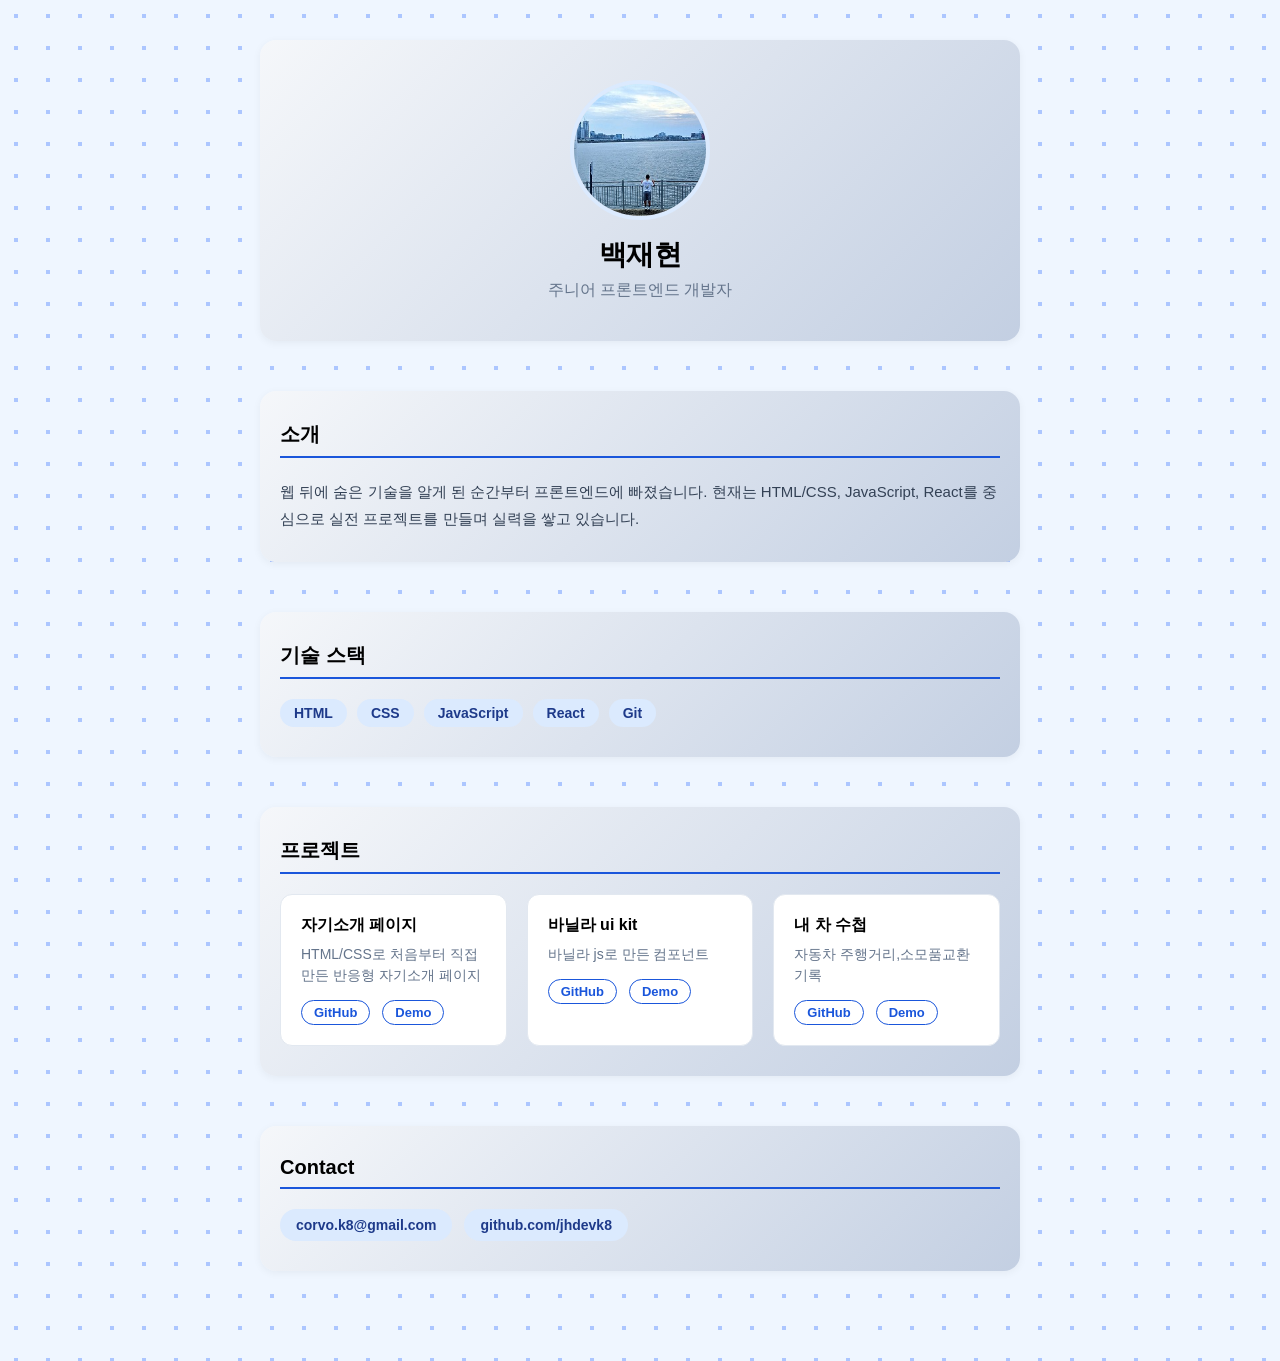
<file: index.html>
<!DOCTYPE html>
<html lang="ko">
<head>
  <meta charset="UTF-8">
  <meta http-equiv="refresh" content="0; url=dev/resume.html">
  <title>백재현 포트폴리오</title>
</head>
<body>
  <a href="dev/resume.html">포트폴리오로 이동</a>
</body>
</html>
</file>
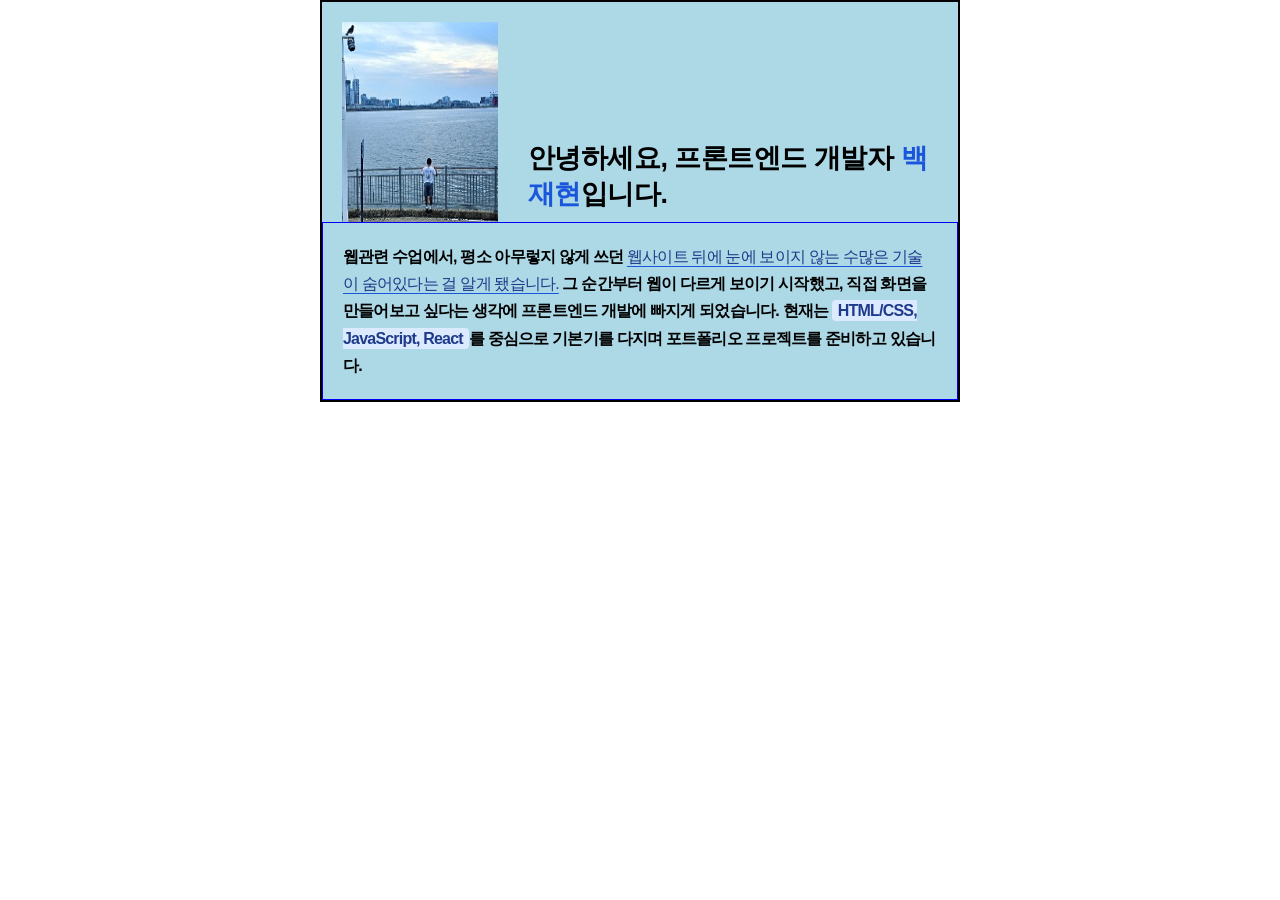
<file: 자기소개.html>
<!DOCTYPE html>
<html lang="en">

<head>
  <meta charset="UTF-8">
  <meta name="viewport" content="width=device-width, initial-scale=1.0">
  <title>Document</title>
</head>

<body>
  <style>
    /* 1. 리셋 */
    * {
      box-sizing: border-box;
      margin: 0;
      padding: 0;
    }

    /* 2. 태그 기본값 */
    body {
      font-family: "Malgun Gothic", "Apple SD Gothic Neo", sans-serif;
    }

    h1 {
      margin: 0;
      padding: 10px;
      letter-spacing: -0.5px;
      font-size: 27px;
      font-weight: 700;
    }

    img {
      width: 100%;
      height: 100%;
    }

    b {
      background-color: #dbeafe;
      color: #1e3a8a;
      padding: 2px 6px;
      border-radius: 4px;
      font-weight: 600;
    }

    /* 3. 레이아웃 컨테이너 */
    #intro {
      display: flex;
      flex-direction: column;
      border: 2px solid black;
      width: 50%;
      min-height: 400px;
      margin: 0 auto;
      background-color: lightblue;
    }

    .info_top {
      display: flex;
      flex-direction: row;
      align-items: flex-end;
      gap: 20px;
    }

    .info_pic {
      width: 200px;
      height: 200px;
      margin-left: 20px;
      margin-top: 20px;
    }

    /* 4. 컴포넌트: 소개글 박스 */
    .info_p {
      line-height: 1.7;
      border: 1px solid blue;
    }

    .info_p p {
      padding: 20px;
      font-size: 16px;
      font-weight: 600;
      letter-spacing: -0.8px;
    }

    /* 5. 텍스트 강조 */
    .top_span {
      color: #1a56db;
      text-decoration: none;
    }

    .p_span {
      font-weight: 500;
      text-decoration: underline;
      text-decoration-color: #1a56db;
      text-underline-offset: 4px;
      color: #1e3a8a;
    }
  </style>
  <div id="intro">



    <div class="info_top">
      <div class="info_pic">
        <img src="/pic.jpg" alt="프로필 사진">
      </div>

      <h1>안녕하세요, 프론트엔드 개발자 <span class="top_span">백재현</span>입니다.</h1>

    </div>


    <div class="info_p">
      <p>웹관련 수업에서, 평소 아무렇지 않게 쓰던
        <span class="p_span">웹사이트 뒤에 눈에 보이지 않는 수많은 기술이 숨어있다는 걸 알게 됐습니다.</span>

        그 순간부터 웹이 다르게 보이기 시작했고,
        직접 화면을 만들어보고 싶다는 생각에 프론트엔드 개발에 빠지게 되었습니다.

        현재는 <b>HTML/CSS, JavaScript, React</b>를 중심으로 기본기를 다지며
        포트폴리오 프로젝트를 준비하고 있습니다.</p>
    </div>
  </div>
</body>

</html>
</file>
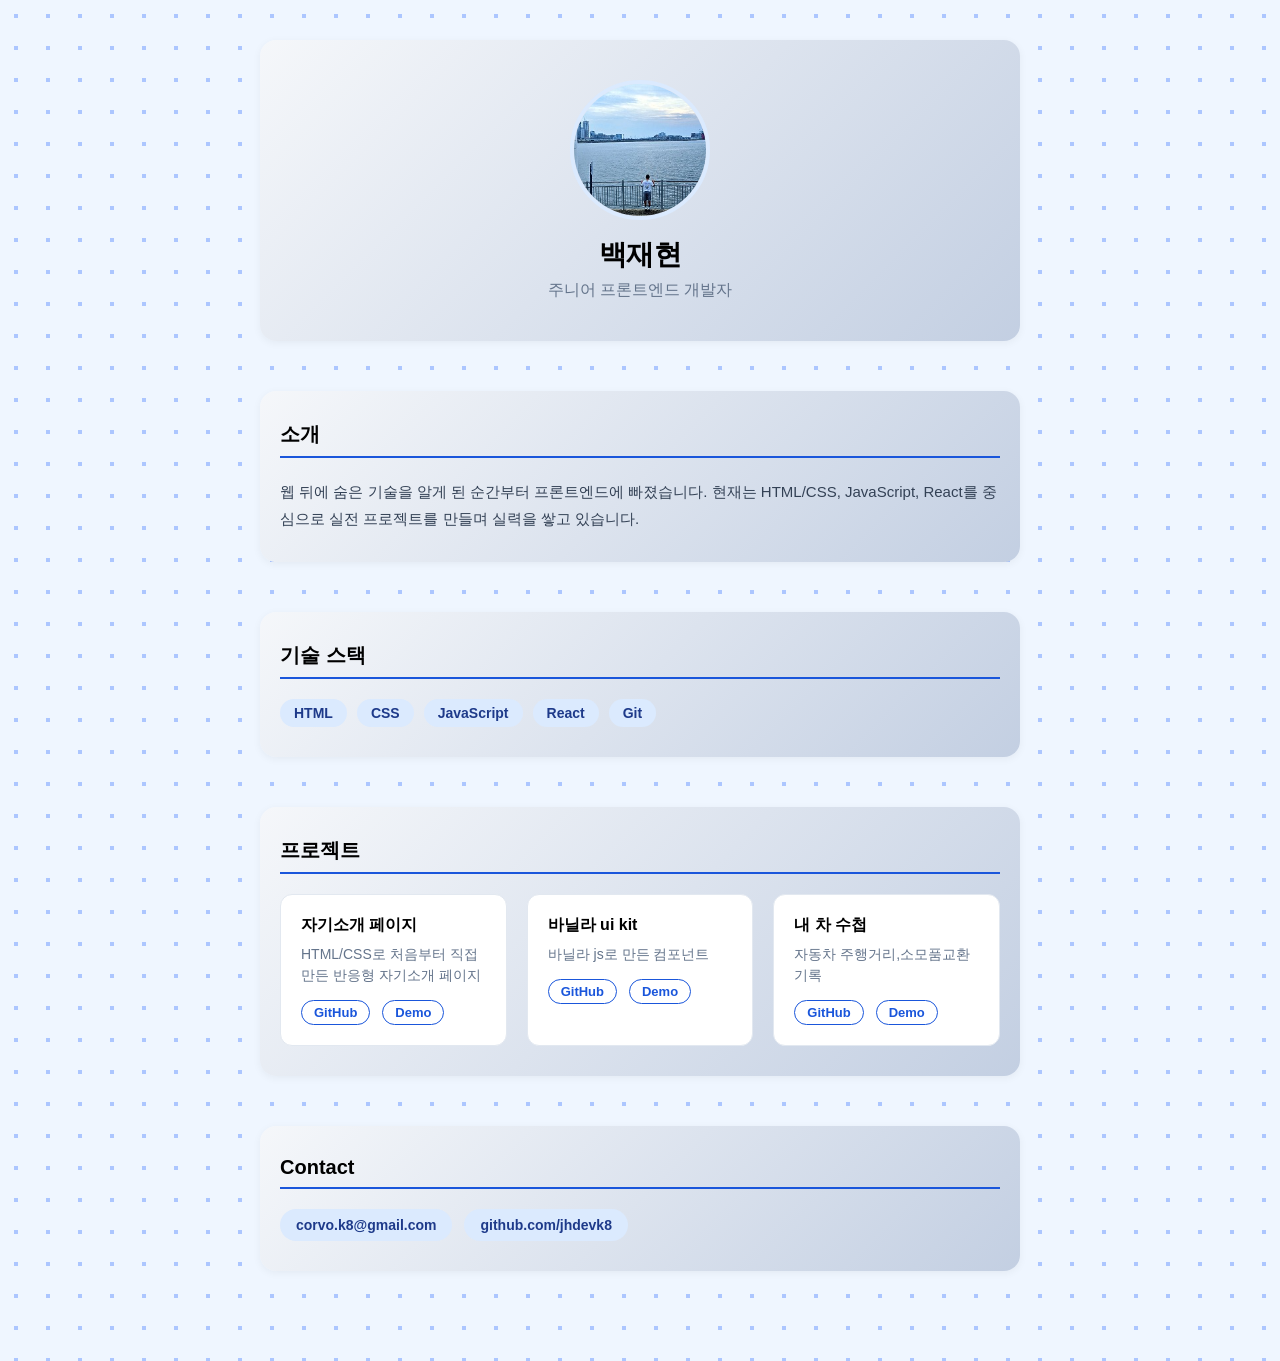
<file: dev/resume.html>
<!DOCTYPE html>
<html lang="ko">

<head>
  <meta charset="UTF-8">
  <meta name="viewport" content="width=device-width, initial-scale=1.0">
  <title>백재현 | 이력서</title>
  <link rel="stylesheet" href="resume.css">
</head>

<body>
  <div class="resume">

    <header class="profile">
      <img class="profile_photo" src="../Pics/pic.jpg" alt="프로필 사진">
      <h1 class="profile_name">백재현</h1>
      <p class="profile_tagline">주니어 프론트엔드 개발자</p>
    </header>

    <section class="about">
      <h2 class="section_title">소개</h2>
      <p class="about_text">웹 뒤에 숨은 기술을 알게 된 순간부터 프론트엔드에 빠졌습니다.
        현재는 HTML/CSS, JavaScript, React를 중심으로 실전 프로젝트를 만들며 실력을 쌓고 있습니다.</p>
    </section>

    <section class="skills">
      <h2 class="section_title">기술 스택</h2>
      <ul class="skill_list">
        <li class="skill_item">HTML</li>
        <li class="skill_item">CSS</li>
        <li class="skill_item">JavaScript</li>
        <li class="skill_item">React</li>
        <li class="skill_item">Git</li>
      </ul>
    </section>

    <section class="projects">
      <h2 class="section_title">프로젝트</h2>
      <div class="project_grid">
        <article class="project_card">
          <h3 class="project_title">자기소개 페이지</h3>
          <p class="project_desc">HTML/CSS로 처음부터 직접 만든 반응형 자기소개 페이지</p>
          <div class="project_links">
            <a class="project_link" href="https://github.com/jhdevk8/jhdevk8.github.io" target="_blank" rel="noopener">GitHub</a>
            <a class="project_link" href="#">Demo</a>
          </div>
        </article>

        <article class="project_card">
          <h3 class="project_title">바닐라 ui kit</h3>
          <p class="project_desc">바닐라 js로 만든 컴포넌트</p>
          <div class="project_links">
            <a class="project_link" href="https://github.com/jhdevk8/vanilla-ui-kit">GitHub</a>
            <a class="project_link" href="#">Demo</a>
          </div>
        </article>

        <article class="project_card">
          <h3 class="project_title">내 차 수첩</h3>
          <p class="project_desc">자동차 주행거리,소모품교환 기록</p>
          <div class="project_links">
            <a class="project_link" href="https://github.com/jhdevk8/car-notebook">GitHub</a>
            <a class="project_link" href="#">Demo</a>
          </div>
        </article>
      </div>
    </section>

    <section class="contact">
      <h2 class="section_title">Contact</h2>
      <div class="contact_list">
        <a class="contact_link" href="mailto:corvo.k8@gmail.com">corvo.k8@gmail.com</a>
        <a class="contact_link" href="https://github.com/jhdevk8" target="_blank" rel="noopener">github.com/jhdevk8</a>
      </div>
    </section>

  </div>
</body>

</html>
</file>
<file: dev/resume.css>
/* 1. 리셋 */
* {
  box-sizing: border-box;
  margin: 0;
  padding: 0;
}

body {
  font-family: "Malgun Gothic", "Apple SD Gothic Neo", sans-serif;
  background: radial-gradient(circle, #ACC6FF 10%, transparent 11%);
  background-size: 2em 2em;
  background-color: #eff6ff;
  opacity: 1;
}

/* 2. 레이아웃 컨테이너 */
.resume {
  width: 90%;
  max-width: 800px;
  margin: 0 auto;
  padding: 40px 20px;
}

/* 3. 프로필 영역 */
.profile {
  display: flex;
  flex-direction: column;
  align-items: center;
  text-align: center;
  padding: 40px 20px;
  margin-bottom: 50px;
  border-radius: 16px;
  box-shadow: 0 2px 8px rgba(0, 0, 0, 0.05);
  background-image: linear-gradient(135deg, #f5f7fa 0%, #c3cfe2 100%);
}

.profile_photo {
  width: 140px;
  height: 140px;
  border-radius: 50%;
  object-fit: cover;
  margin-bottom: 16px;
  border: 4px solid #dbeafe;
}

.profile_name {
  font-size: 28px;
  font-weight: 700;
  letter-spacing: -0.5px;
}

.profile_tagline {
  font-size: 16px;
  color: #64748b;
  margin-top: 6px;
}

/* 4. 섹션 공통 */
.section_title {
  font-size: 20px;
  font-weight: 700;
  margin-bottom: 20px;
  padding-bottom: 8px;
  border-bottom: 2px solid #1a56db;
}

.about,
.skills,
.projects,
.contact {
  margin-bottom: 50px;
  padding: 30px 20px;
  border-radius: 16px;
  box-shadow: 0 2px 8px rgba(0, 0, 0, 0.05);
  background-image: linear-gradient(135deg, #f5f7fa 0%, #c3cfe2 100%);
}

.about_text {
  font-size: 15px;
  line-height: 1.8;
  color: #334155;
}

/* 5. 기술 스택 */
.skill_list {
  list-style: none;
  display: flex;
  flex-wrap: wrap;
  gap: 10px;
}

.skill_item {
  background-color: #dbeafe;
  color: #1e3a8a;
  padding: 6px 14px;
  border-radius: 20px;
  font-size: 14px;
  font-weight: 600;
}

/* 6. 프로젝트 */
.project_grid {
  display: grid;
  grid-template-columns: repeat(auto-fit, minmax(220px, 1fr));
  gap: 20px;
}

.project_card {
  border: 1px solid #e2e8f0;
  border-radius: 12px;
  padding: 20px;
  background-color: #ffffff;
}

.project_title {
  font-size: 16px;
  font-weight: 700;
  margin-bottom: 8px;
}

.project_desc {
  font-size: 14px;
  color: #64748b;
  line-height: 1.5;
  margin-bottom: 14px;
}

.project_links {
  display: flex;
  gap: 12px;
}

.project_link {
  font-size: 13px;
  font-weight: 600;
  color: #1a56db;
  text-decoration: none;
  border: 1px solid #1a56db;
  border-radius: 20px;
  padding: 4px 12px;
}

.project_link:hover {
  background-color: #1a56db;
  color: #ffffff;
}

/* 7. Contact */
.contact_list {
  display: flex;
  flex-wrap: wrap;
  gap: 12px;
}

.contact_link {
  font-size: 14px;
  font-weight: 600;
  color: #1e3a8a;
  text-decoration: none;
  background-color: #dbeafe;
  padding: 8px 16px;
  border-radius: 20px;
}

.contact_link:hover {
  background-color: #1a56db;
  color: #ffffff;
}
</file>
